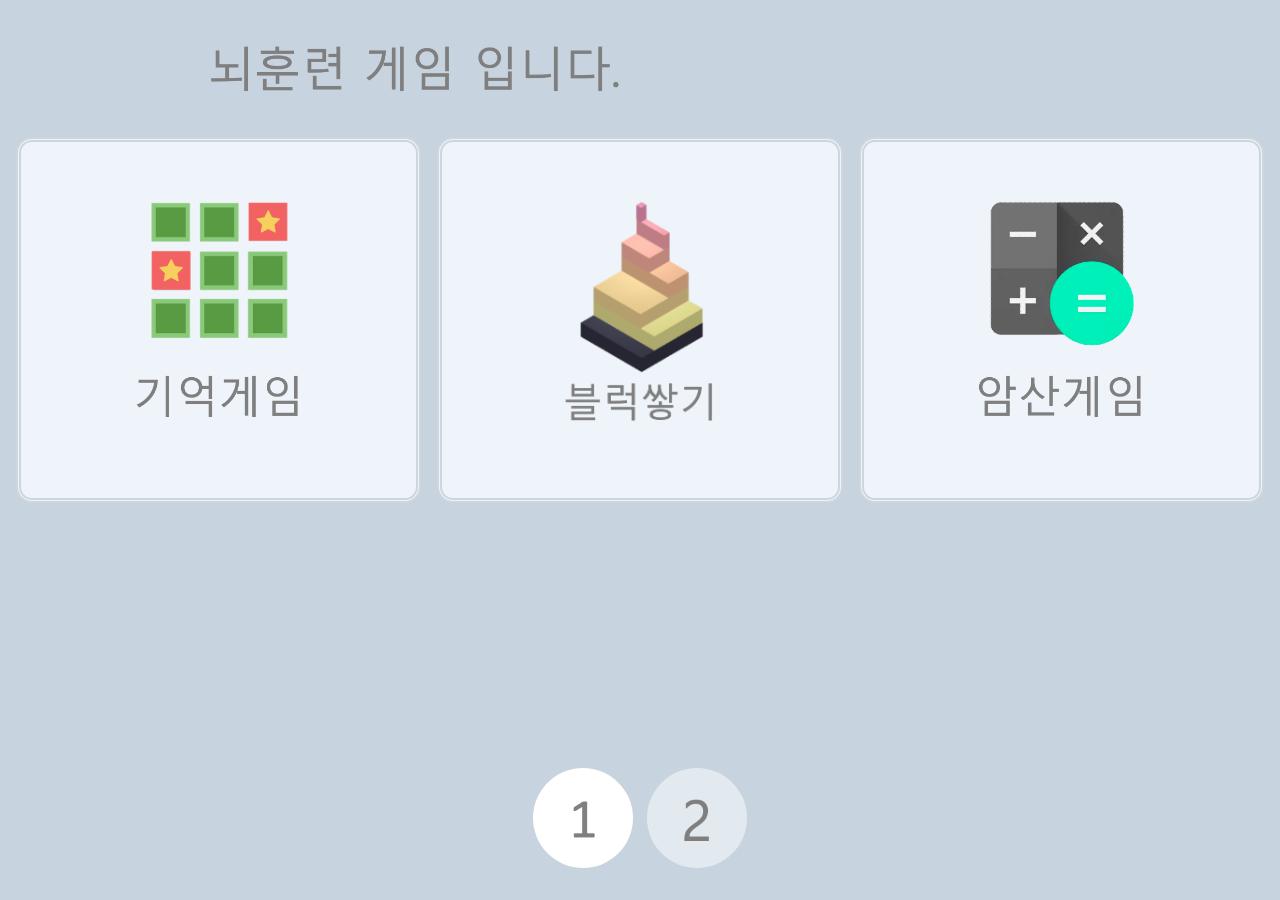
<file: index.html>
<html lang="en">

<head>
    <meta charset="UTF-8">

    <meta name="viewport"
        content="width=device-width, user-scalable=no, initial-scale=1.0, maximum-scale=1.0, minimal-ui" />
    <meta http-equiv="refresh" content="10">
    <link rel="stylesheet" href="./main-page/css/w3.css">
    <!-- <link rel="stylesheet" href="https://fonts.googleapis.com/css?family=Raleway"> -->
    <link rel="stylesheet" href="./main-page/css/font-awesome.min.css">
    <link rel="stylesheet" href="./main-page/style.css">
    <!-- <link rel="stylesheet" href="./main-page/> -->
</head>
<style>
    h2 {
        font-family: 'Montserrat', sans-serif;
        color: rgb(0, 0, 0);
        font-size: 35px;
        text-align: left;
        margin-left: 130px;
        margin-top: 35px;
        font-weight: 700;
    }

    h3 {
        font-family: 'Montserrat', sans-serif;
        font-size: 30px;
        color: #000000;
        text-align: center;
    }

    h4 {
        font-family: 'Montserrat', sans-serif;
        font-size: 25px;
        color: #000000;
        text-align: center;
    }
</style>

<body>
    <!-- <audio controls>
        <source src="/sound/game_arth.mp3" type="audio/ogg">
      </audio> -->

    <div class="CSSgal">
        <script type="text/javascript" src="./main-page/react.js"></script>
        <!-- Don't wrap targets in parent -->
        <s id="s1"></s>
        <s id="s2"></s>
        <s id="s3"></s>
        <s id="s4"></s>

        <div class="slider">
            
            <div style="background:#c7d4df">
                <!-- <img class="title" src='./img/yolving.png'> -->

                <div><img src="./img/title.png" style="height:100px; margin:25px 0px -70px -450px ;"></img></div>
                <!-- <h2></h2> -->



                <div class="w3-row-padding ">
                    <!-- <a onclick="myAudioFunction('A');" -->
                    <div class="w3-third w3-padding-32">
                        <a href='./flow-memory/index.html' >

                            <div class="w3-container w3-padding-48 w3-round-xlarge"
                                style="background:#EEF4F9; border: double; border-color:#CDD6DD; border-width:5px; margin: 50 0 0 0">
                                <div class="w3-center"><img src="./img/memory.png" alt="memory" style="height:250px; margin: 10 0 0 0"></img>
                                </div>
                                <!-- <div class="w3-center">
                                    <h3>기억게임</h3>
                                </div> -->
                                <div class="w3-clear"></div>
                            </div>
                            <!-- <h4>단기기억력과 집중력을 향상 시킵니다.</h4> -->
                        </a>
                        <div class="left-column">

                            <ol id="highScores"></ol>
                        </div>
                    </div>
             

                    <div class="w3-third w3-padding-32">
                        <a href='./block/index.html'>
                            <div class="w3-container w3-padding-48 w3-round-xlarge"
                                style="background:#EEF4F9; border: double; border-color:#CDD6DD; border-width:5px; margin: 50 0 0 0">
                                <div class="w3-center"><img src="./img/disk.png" alt="dist" style="height:250px; margin: 10 0 0 0"></img>
                                </div>
                    
                                <div class="w3-clear">
                                </div>
                            </div>
                            <!-- <h4>집중력과 민첩성을 향상 시킵니다.</h4> -->
                        </a>
                    </div>


                    <div class="w3-third w3-padding-32">
                        <a href='./math_countdown2/index.html'>
                            <div class="w3-container w3-padding-48 w3-round-xlarge"
                                style="background:#EEF4F9; border: double; border-color:#CDD6DD; border-width:5px; margin: 50 0 0 0">
                                <div class="w3-center"><img src="./img/cal.png" alt="cal" style="height:250px; margin: 10 0 0 0"></img>
                                </div>
                  
                                <div class="w3-clear">
                                </div>
                            </div>
                            <!-- <h4>빠른 계산을 통하여 계산능력을 향상시킵니다.</h4> -->
                        </a>
                    </div>


                </div>
            </div>

            <div style="background:#c7d4df">
                
                <div><img src="./img/title.png" style="height:100px; margin:25px 0px -70px -450px ;"></img></div>
                <div class="w3-row-padding ">

                    <div class="w3-third w3-padding-32">
                        <a href='./sudoku/index.html'>
                            <div class="w3-container w3-padding-48 w3-round-xlarge"
                                style="background:#EEF4F9; border: double; border-color:#CDD6DD; border-width:5px; margin: 50 0 0 0">
                                <div class="w3-center"><img src="./img/sudoku.png" alt="sudoku" style="height:250px; margin: 10 0 0 0"></img>
                              </div>
                                <div class="w3-clear">
                                </div>
                            </div>

                        </a>
                    </div>

                    <div class="w3-third w3-padding-32">
                        <a href='./GAME_menja/index.html' a>
                            <div class="w3-container w3-padding-48 w3-round-xlarge"
                                style="background:#EEF4F9; border: double; border-color:#CDD6DD; border-width:5px; margin: 50 0 0 0">
                                <div class="w3-center"><img src="./img/menja.png" alt="memory" style="height:250px; margin: 10 0 0 0"></img>
                                </div>
                                <div class="w3-clear"></div>
                            </div>
                        </a>
                    </div>
                    <div class="w3-third w3-padding-32">
                    </div>
                </div>
            </div>
            <div style="background:#c7d4df">
                <h2>뇌훈련 게임입니다.</h2>
                <div class="w3-row-padding ">
                    <div class="w3-third w3-padding-32">
                        <a href='./GAME_COG-Tradeoff/index.html' a>
                            <div class="w3-container w3-padding-48 w3-round-xlarge"
                                style="background:#EEF4F9; border: double; border-color:#CDD6DD; border-width:5px; margin: 50 0 0 0">
                                <div class="w3-center"><img src="./img/tradeoff.png" alt="memory" style="height:250px; margin: 10 0 0 0"></img>
                                </div>
                                <div class="w3-center">
                                    <h3>Tradeoff</h3>
                                </div>
                                <div class="w3-clear"></div>
                            </div>
                            <h4>공간훈련</h4>
                        </a>
                        <div class="left-column">
                            <h2>..</h2>
                            <ol id="highScores"></ol>
                        </div>
                    </div>

                    <div class="w3-third w3-padding-32">
                        <a href='./GAME_omok/index.html'>
                            <div class="w3-container w3-padding-48 w3-round-xlarge"
                                style="background:#EEF4F9; border: double; border-color:#CDD6DD; border-width:5px">
                                <div class="w3-center"><img src="./img/omok.png" alt="omok" style="height:100px"></img>
                                </div>
                                <div class="w3-center">
                                    <h3>오목</h3>
                                </div>
                                <div class="w3-clear">
                                </div>
                            </div>
                            <h4>tba.</h4>
                        </a>
                        <div class="left-column">
                            <h2>..</h2>
                            <ol id="highScores"></ol>
                        </div>
                    </div>

                    <div class="w3-third w3-padding-32">
                        <a href='./GAME_flow-memory/index.html' a>
                            <div class="w3-container w3-padding-48 w3-round-xlarge"
                                style="background:#EEF4F9; border: double; border-color:#CDD6DD; border-width:5px">
                                <div class="w3-center"><img src="./img/memory.png" alt="memory"
                                        style="height:100px"></img>
                                </div>
                                <div class="w3-center">
                                    <h3>플립</h3>
                                </div>
                                <div class="w3-clear"></div>
                            </div>
                            <h4></h4>
                        </a>
                        <div class="left-column">
                            <h2>..</h2>
                            <ol id="highScores"></ol>
                        </div>
                    </div>

                </div>
            </div>
            <!-- <div style="background:#e95;">
        <h2>Slide 3</h2>-->
        </div>
        <div class="prevNext">
            <!-- <div><a href="#s1"></a><a href="#s2"></a></div> -->
            <!-- <div><a href="#s1"></a><a href="#s2"></a></div> -->
            <!-- <div><a href="#s2"></a><a href="#s1"></a></div> -->
        </div>
        <div class="bullets">
            <a href="#s1">
               <img src="./img/1.png" style="height:120px"></img>
            </a>
            <a href="#s2">
                <img src="./img/2.png" style="height:120px"></img>
            </a>

        </div>
    </div>

</body>


<script>

</script>

</html>
</file>
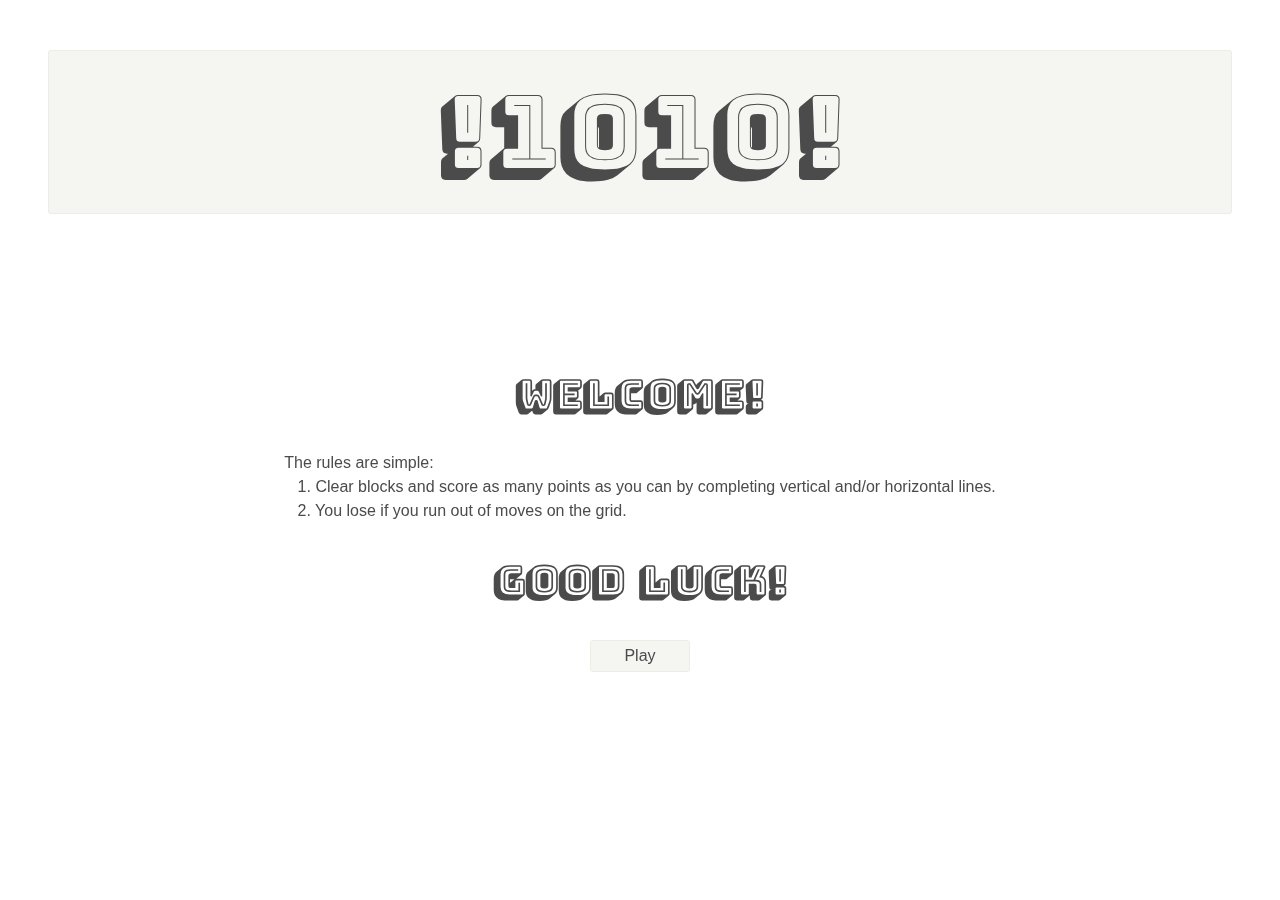
<file: 10x10/index.html>
<!DOCTYPE html>
<html>
  <head>
    <meta charset="utf-8">
    <title>!1010!</title>
    <link rel="stylesheet" href="style.css" charset="utf-8">
    <link href="https://fonts.googleapis.com/css?family=Bungee+Shade" rel="stylesheet">
    <link rel="shortcut icon" type="image/png" href="./assets/favicon.png"/>
    <meta name="viewport"
		content="width=device-width, user-scalable=no, initial-scale=1.0, maximum-scale=1.0, minimal-ui" />

  </head>
  <body>
    <div class="modal-box" id="start-modal">
      <div class="modal">
        <h2>Welcome!</h2>
        <ul>
          <li>The rules are simple:</li>
          <li>&nbsp;&nbsp; 1. Clear blocks and score as many points as you can by completing vertical and/or horizontal lines.</li>
          <li>&nbsp;&nbsp; 2. You lose if you run out of moves on the grid.</li>
        </ul>
        <h2>Good Luck!</h2>
        <div>
          <button id="start">Play</button>
        </div>
      </div>
    </div>
    <div class="game">
      <h1>!1010!</h1>
      <canvas id="canvas" width="1400" height="500">Your browser does not support HTML5 Canvas.</canvas>
      
    </div>
    <div class="modal-box hidden" id="restart-modal">
      <div class="modal restart">
        <div>
          <button class="hidden" id="end">Play Again!</button>
        </div>
      </div>
    </div>
  </body>
  <script type="application/javascript" src="lib/bundle.js" charset="utf-8"></script>
</html>
</file>
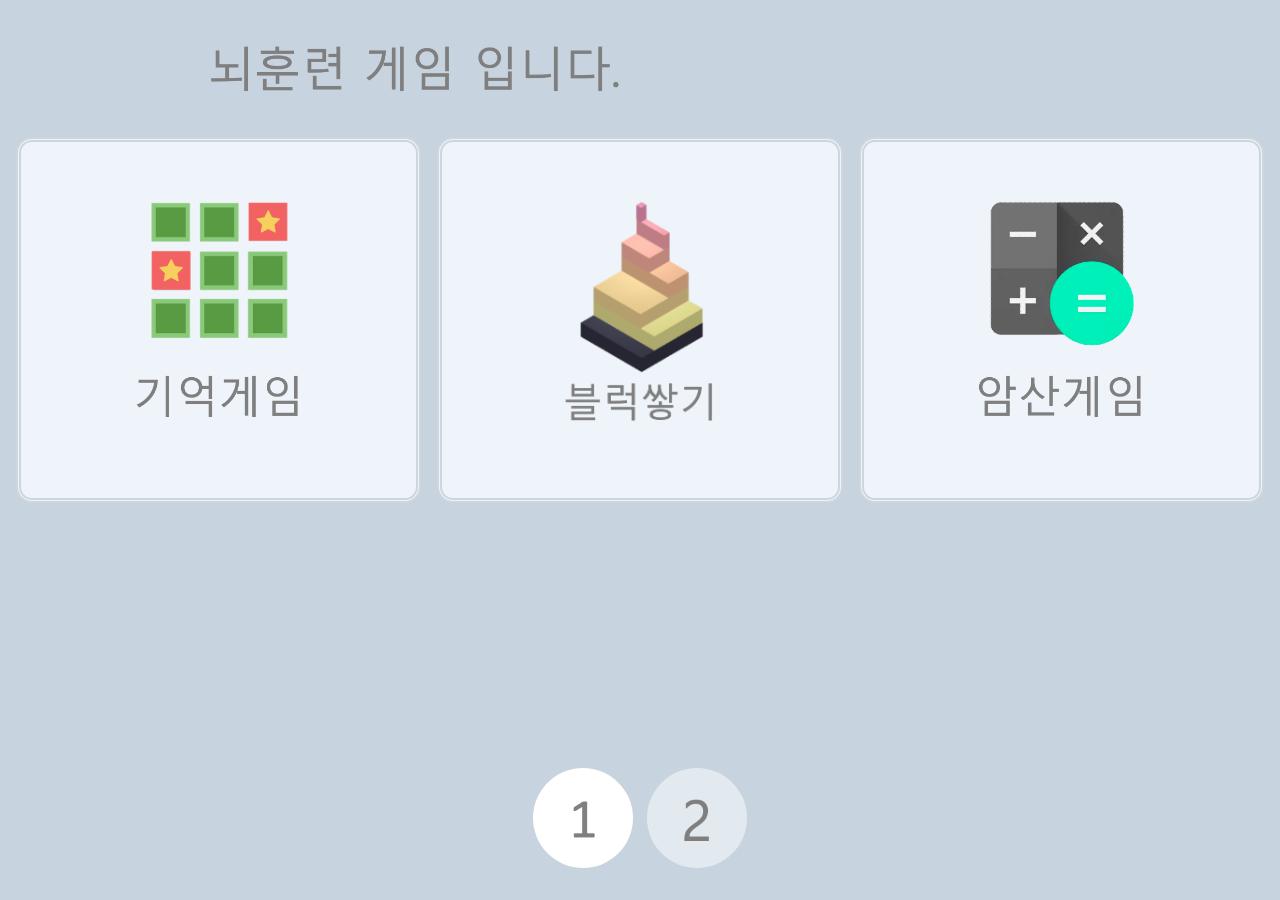
<file: game.html>
<html lang="en">

<head>
    <meta charset="UTF-8">

    <meta name="viewport"
        content="width=device-width, user-scalable=no, initial-scale=1.0, maximum-scale=1.0, minimal-ui" />
    <link rel="stylesheet" href="./main-page/css/w3.css">
    <!-- <link rel="stylesheet" href="https://fonts.googleapis.com/css?family=Raleway"> -->
    <link rel="stylesheet" href="./main-page/css/font-awesome.min.css">
    <link rel="stylesheet" href="./main-page/style.css">
    <!-- <link rel="stylesheet" href="./main-page/> -->
</head>
<style>
    h2 {
        font-family: 'Montserrat', sans-serif;
        color: rgb(0, 0, 0);
        font-size: 35px;
        text-align: left;
        margin-left: 130px;
        margin-top: 35px;
        font-weight: 700;
    }

    h3 {
        font-family: 'Montserrat', sans-serif;
        font-size: 30px;
        color: #000000;
        text-align: center;
    }

    h4 {
        font-family: 'Montserrat', sans-serif;
        font-size: 25px;
        color: #000000;
        text-align: center;
    }
</style>

<body>
    <!-- <audio controls>
        <source src="/sound/game_arth.mp3" type="audio/ogg">
      </audio> -->

    <div class="CSSgal">
        <script type="text/javascript" src="./main-page/react.js"></script>
        <!-- Don't wrap targets in parent -->
        <s id="s1"></s>
        <s id="s2"></s>
        <s id="s3"></s>
        <s id="s4"></s>

        <div class="slider">
            
            <div style="background:#c7d4df">
                <!-- <img class="title" src='./img/yolving.png'> -->

                <div><img src="./img/title.png" style="height:100px; margin:25px 0px -70px -450px ;"></img></div>
                <!-- <h2></h2> -->



                <div class="w3-row-padding ">
                    <!-- <a onclick="myAudioFunction('A');" -->
                    <div class="w3-third w3-padding-32">
                        <a href='./flow-memory/index.html' >

                            <div class="w3-container w3-padding-48 w3-round-xlarge"
                                style="background:#EEF4F9; border: double; border-color:#CDD6DD; border-width:5px; margin: 50 0 0 0">
                                <div class="w3-center"><img src="./img/memory.png" alt="memory" style="height:250px; margin: 10 0 0 0"></img>
                                </div>
                                <!-- <div class="w3-center">
                                    <h3>기억게임</h3>
                                </div> -->
                                <div class="w3-clear"></div>
                            </div>
                            <!-- <h4>단기기억력과 집중력을 향상 시킵니다.</h4> -->
                        </a>
                        <div class="left-column">

                            <ol id="highScores"></ol>
                        </div>
                    </div>
             

                    <div class="w3-third w3-padding-32">
                        <a href='./block/index.html'>
                            <div class="w3-container w3-padding-48 w3-round-xlarge"
                                style="background:#EEF4F9; border: double; border-color:#CDD6DD; border-width:5px; margin: 50 0 0 0">
                                <div class="w3-center"><img src="./img/disk.png" alt="dist" style="height:250px; margin: 10 0 0 0"></img>
                                </div>
                    
                                <div class="w3-clear">
                                </div>
                            </div>
                            <!-- <h4>집중력과 민첩성을 향상 시킵니다.</h4> -->
                        </a>
                    </div>


                    <div class="w3-third w3-padding-32">
                        <a href='./math_countdown2/index.html'>
                            <div class="w3-container w3-padding-48 w3-round-xlarge"
                                style="background:#EEF4F9; border: double; border-color:#CDD6DD; border-width:5px; margin: 50 0 0 0">
                                <div class="w3-center"><img src="./img/cal.png" alt="cal" style="height:250px; margin: 10 0 0 0"></img>
                                </div>
                  
                                <div class="w3-clear">
                                </div>
                            </div>
                            <!-- <h4>빠른 계산을 통하여 계산능력을 향상시킵니다.</h4> -->
                        </a>
                    </div>


                </div>
            </div>

            <div style="background:#c7d4df">
                
                <div><img src="./img/title.png" style="height:100px; margin:25px 0px -70px -450px ;"></img></div>
                <div class="w3-row-padding ">

                    <div class="w3-third w3-padding-32">
                        <a href='./sudoku/index.html'>
                            <div class="w3-container w3-padding-48 w3-round-xlarge"
                                style="background:#EEF4F9; border: double; border-color:#CDD6DD; border-width:5px; margin: 50 0 0 0">
                                <div class="w3-center"><img src="./img/sudoku.png" alt="sudoku" style="height:250px; margin: 10 0 0 0"></img>
                              </div>
                                <div class="w3-clear">
                                </div>
                            </div>

                        </a>
                    </div>

                    <div class="w3-third w3-padding-32">
                        <a href='./GAME_menja/index.html' a>
                            <div class="w3-container w3-padding-48 w3-round-xlarge"
                                style="background:#EEF4F9; border: double; border-color:#CDD6DD; border-width:5px; margin: 50 0 0 0">
                                <div class="w3-center"><img src="./img/menja.png" alt="memory" style="height:250px; margin: 10 0 0 0"></img>
                                </div>
                                <div class="w3-clear"></div>
                            </div>
                        </a>
                    </div>
                    <div class="w3-third w3-padding-32">
                    </div>
                </div>
            </div>
            <div style="background:#c7d4df">
                <h2>뇌훈련 게임입니다.</h2>
                <div class="w3-row-padding ">
                    <div class="w3-third w3-padding-32">
                        <a href='./GAME_COG-Tradeoff/index.html' a>
                            <div class="w3-container w3-padding-48 w3-round-xlarge"
                                style="background:#EEF4F9; border: double; border-color:#CDD6DD; border-width:5px; margin: 50 0 0 0">
                                <div class="w3-center"><img src="./img/tradeoff.png" alt="memory" style="height:250px; margin: 10 0 0 0"></img>
                                </div>
                                <div class="w3-center">
                                    <h3>Tradeoff</h3>
                                </div>
                                <div class="w3-clear"></div>
                            </div>
                            <h4>공간훈련</h4>
                        </a>
                        <div class="left-column">
                            <h2>..</h2>
                            <ol id="highScores"></ol>
                        </div>
                    </div>

                    <div class="w3-third w3-padding-32">
                        <a href='./GAME_omok/index.html'>
                            <div class="w3-container w3-padding-48 w3-round-xlarge"
                                style="background:#EEF4F9; border: double; border-color:#CDD6DD; border-width:5px">
                                <div class="w3-center"><img src="./img/omok.png" alt="omok" style="height:100px"></img>
                                </div>
                                <div class="w3-center">
                                    <h3>오목</h3>
                                </div>
                                <div class="w3-clear">
                                </div>
                            </div>
                            <h4>tba.</h4>
                        </a>
                        <div class="left-column">
                            <h2>..</h2>
                            <ol id="highScores"></ol>
                        </div>
                    </div>

                    <div class="w3-third w3-padding-32">
                        <a href='./GAME_flow-memory/index.html' a>
                            <div class="w3-container w3-padding-48 w3-round-xlarge"
                                style="background:#EEF4F9; border: double; border-color:#CDD6DD; border-width:5px">
                                <div class="w3-center"><img src="./img/memory.png" alt="memory"
                                        style="height:100px"></img>
                                </div>
                                <div class="w3-center">
                                    <h3>플립</h3>
                                </div>
                                <div class="w3-clear"></div>
                            </div>
                            <h4></h4>
                        </a>
                        <div class="left-column">
                            <h2>..</h2>
                            <ol id="highScores"></ol>
                        </div>
                    </div>

                </div>
            </div>
            <!-- <div style="background:#e95;">
        <h2>Slide 3</h2>-->
        </div>
        <div class="prevNext">
            <!-- <div><a href="#s1"></a><a href="#s2"></a></div> -->
            <!-- <div><a href="#s1"></a><a href="#s2"></a></div> -->
            <!-- <div><a href="#s2"></a><a href="#s1"></a></div> -->
        </div>
        <div class="bullets">
            <a href="#s1">
               <img src="./img/1.png" style="height:120px"></img>
            </a>
            <a href="#s2">
                <img src="./img/2.png" style="height:120px"></img>
            </a>

        </div>
    </div>

</body>


<script>

</script>

</html>
</file>
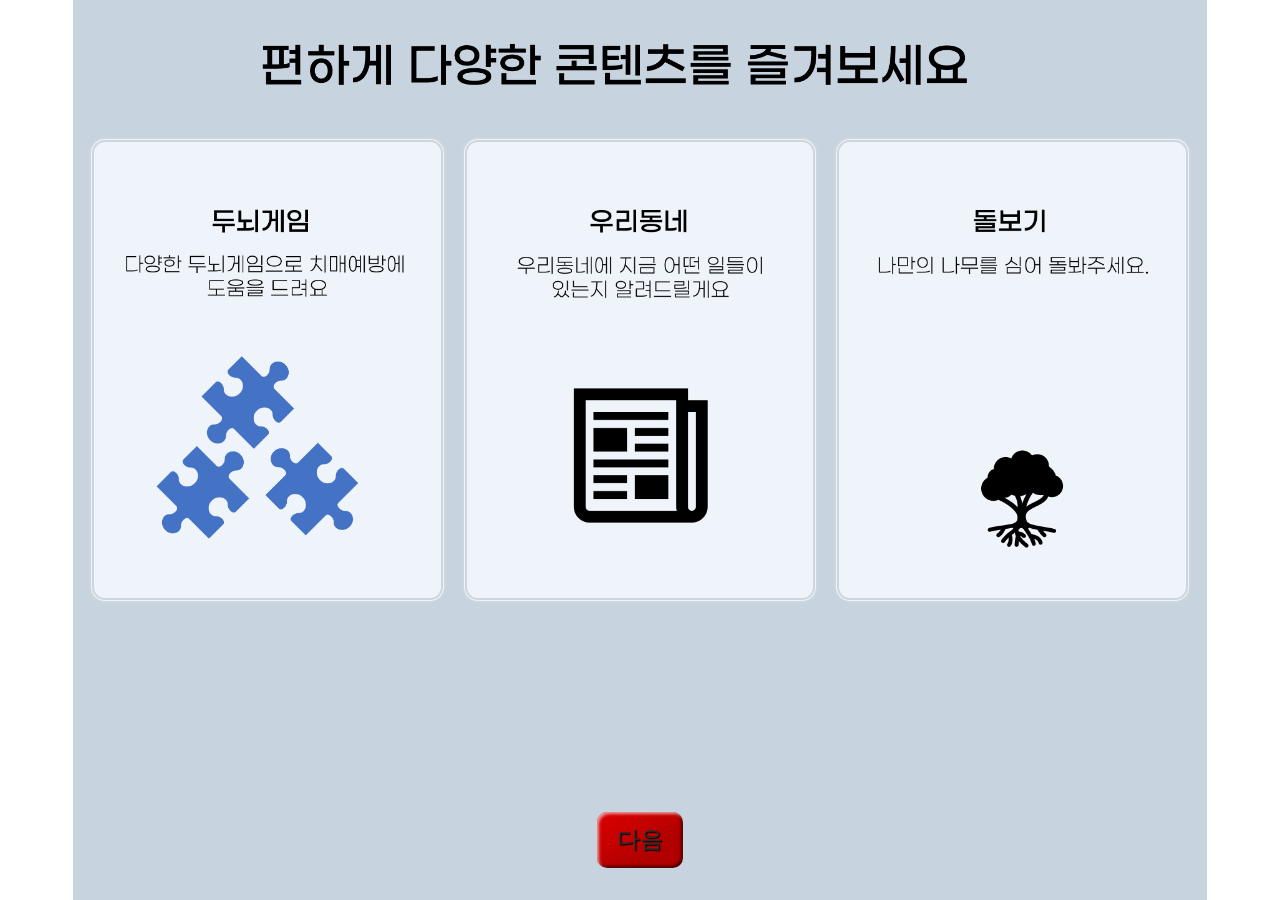
<file: noti.html>
<html lang="en">

<head>
    <meta charset="UTF-8">

    <meta name="viewport"
        content="width=device-width, user-scalable=no, initial-scale=1.0, maximum-scale=1.0, minimal-ui" />
    <link rel="stylesheet" href="./main-page/css/w3.css">
    <!-- <link rel="stylesheet" href="https://fonts.googleapis.com/css?family=Raleway"> -->
    <link rel="stylesheet" href="./main-page/css/font-awesome.min.css">
    <link rel="stylesheet" href="./main-page/style.css">
    <!-- <link rel="stylesheet" href="./main-page/> -->
</head>
<style>
    h2 {
        font-family: 'Montserrat', sans-serif;
        color: rgb(0, 0, 0);
        font-size: 35px;
        text-align: left;
        margin-left: 130px;
        margin-top: 35px;
        font-weight: 700;
    }

    h3 {
        font-family: 'Montserrat', sans-serif;
        font-size: 30px;
        color: #000000;
        text-align: center;
    }

    h4 {
        font-family: 'Montserrat', sans-serif;
        font-size: 25px;
        color: #000000;
        text-align: center;
    }
</style>

<body>
    <!-- <audio controls>
        <source src="/sound/game_arth.mp3" type="audio/ogg">
      </audio> -->

    <div class="CSSgal">
        <script type="text/javascript" src="./main-page/react.js"></script>
        <!-- Don't wrap targets in parent -->
        <s id="s1"></s>
        <s id="s2"></s>
        <s id="s3"></s>
        <s id="s4"></s>

        <div class="slider">
            
            <div style="background:#c7d4df">
                <!-- <img class="title" src='./img/yolving.png'> -->

                <div><img src="./img/title_main.png" style="height:100px; margin:25px 0px -70px -50px ;"></img></div>
                <!-- <h2></h2> -->



                <div class="w3-row-padding ">
                    <!-- <a onclick="myAudioFunction('A');" -->
                    <div class="w3-third w3-padding-32">
                        <a href='./game.html' >

                            <div class="w3-container w3-padding-48 w3-round-xlarge"
                                style="background:#EEF4F9; border: double; border-color:#CDD6DD; border-width:5px; margin: 50 0 0 0">
                                <div class="w3-center"><img src="./img/game.png" alt="memory" style="height:350px; margin: 10 0 0 0"></img>
                                </div>
                                <!-- <div class="w3-center">
                                    <h3>기억게임</h3>
                                </div> -->
                                <div class="w3-clear"></div>
                            </div>
                            <!-- <h4>단기기억력과 집중력을 향상 시킵니다.</h4> -->
                        </a>
                        <div class="left-column">

                            <ol id="highScores"></ol>
                        </div>
                    </div>
             

                    <div class="w3-third w3-padding-32">
                        <a href='./noti_gallery/noty.html'>
                            <div class="w3-container w3-padding-48 w3-round-xlarge"
                                style="background:#EEF4F9; border: double; border-color:#CDD6DD; border-width:5px; margin: 50 0 0 0">
                                <div class="w3-center"><img src="./img/noti.png" alt="dist" style="height:350px; margin: 10 0 0 0"></img>
                                </div>
                    
                                <div class="w3-clear">
                                </div>
                            </div>
                            <!-- <h4>집중력과 민첩성을 향상 시킵니다.</h4> -->
                        </a>
                    </div>


                    <div class="w3-third w3-padding-32">
                        <a href='./treecare.html'>
                            <div class="w3-container w3-padding-48 w3-round-xlarge"
                                style="background:#EEF4F9; border: double; border-color:#CDD6DD; border-width:5px; margin: 50 0 0 0">
                                <div class="w3-center"><img src="./img/treecare.png" alt="cal" style="height:350px; margin: 10 0 0 0"></img>
                                </div>
                  
                                <div class="w3-clear">
                                </div>
                            </div>
                            <!-- <h4>빠른 계산을 통하여 계산능력을 향상시킵니다.</h4> -->
                        </a>
                    </div>


                </div>
            </div>

            <!-- <div style="background:#c7d4df">
                
                <div><img src="./img/title.png" style="height:100px; margin:25px 0px -70px -450px ;"></img></div>
                <div class="w3-row-padding ">

                    <div class="w3-third w3-padding-32">
                        <a href='./sudoku/index.html'>
                            <div class="w3-container w3-padding-48 w3-round-xlarge"
                                style="background:#EEF4F9; border: double; border-color:#CDD6DD; border-width:5px; margin: 50 0 0 0">
                                <div class="w3-center"><img src="./img/sudoku.png" alt="sudoku" style="height:250px; margin: 10 0 0 0"></img>
                              </div>
                                <div class="w3-clear">
                                </div>
                            </div>

                        </a>
                    </div>

                    <div class="w3-third w3-padding-32">
                        <a href='./GAME_menja/index.html' a>
                            <div class="w3-container w3-padding-48 w3-round-xlarge"
                                style="background:#EEF4F9; border: double; border-color:#CDD6DD; border-width:5px; margin: 50 0 0 0">
                                <div class="w3-center"><img src="./img/menja.png" alt="memory" style="height:250px; margin: 10 0 0 0"></img>
                                </div>
                                <div class="w3-clear"></div>
                            </div>
                        </a>
                    </div>
                    <div class="w3-third w3-padding-32">
                    </div>
                </div>
            </div> -->
            <!-- <div style="background:#c7d4df">
                <h2>뇌훈련 게임입니다.</h2>
                <div class="w3-row-padding ">
                    <div class="w3-third w3-padding-32">
                        <a href='./GAME_COG-Tradeoff/index.html' a>
                            <div class="w3-container w3-padding-48 w3-round-xlarge"
                                style="background:#EEF4F9; border: double; border-color:#CDD6DD; border-width:5px; margin: 50 0 0 0">
                                <div class="w3-center"><img src="./img/tradeoff.png" alt="memory" style="height:250px; margin: 10 0 0 0"></img>
                                </div>
                                <div class="w3-center">
                                    <h3>Tradeoff</h3>
                                </div>
                                <div class="w3-clear"></div>
                            </div>
                            <h4>공간훈련</h4>
                        </a>
                        <div class="left-column">
                            <h2>..</h2>
                            <ol id="highScores"></ol>
                        </div>
                    </div>

                    <div class="w3-third w3-padding-32">
                        <a href='./GAME_omok/index.html'>
                            <div class="w3-container w3-padding-48 w3-round-xlarge"
                                style="background:#EEF4F9; border: double; border-color:#CDD6DD; border-width:5px">
                                <div class="w3-center"><img src="./img/omok.png" alt="omok" style="height:100px"></img>
                                </div>
                                <div class="w3-center">
                                    <h3>오목</h3>
                                </div>
                                <div class="w3-clear">
                                </div>
                            </div>
                            <h4>tba.</h4>
                        </a>
                        <div class="left-column">
                            <h2>..</h2>
                            <ol id="highScores"></ol>
                        </div>
                    </div>

                    <div class="w3-third w3-padding-32">
                        <a href='./GAME_flow-memory/index.html' a>
                            <div class="w3-container w3-padding-48 w3-round-xlarge"
                                style="background:#EEF4F9; border: double; border-color:#CDD6DD; border-width:5px">
                                <div class="w3-center"><img src="./img/memory.png" alt="memory"
                                        style="height:100px"></img>
                                </div>
                                <div class="w3-center">
                                    <h3>플립</h3>
                                </div>
                                <div class="w3-clear"></div>
                            </div>
                            <h4></h4>
                        </a>
                        <div class="left-column">
                            <h2>..</h2>
                            <ol id="highScores"></ol>
                        </div>
                    </div>

                </div>
            </div> -->
            <!-- <div style="background:#e95;">
        <h2>Slide 3</h2>-->
        </div>
        <div class="prevNext">
            <!-- <div><a href="#s1"></a><a href="#s2"></a></div> -->
            <!-- <div><a href="#s1"></a><a href="#s2"></a></div> -->
            <!-- <div><a href="#s2"></a><a href="#s1"></a></div> -->
        </div>
        <div class="bullets">
            <!-- <a href="#s1"> -->
                <button class="favorite styled" type="button">다음</button>

            <!-- </a> -->
            <!-- <a href="#s2">
                <img src="./img/2.png" style="height:120px"></img>
            </a> -->

        </div>
    </div>

</body>


<script>

</script>

</html>
</file>
<file: main-page/style.css>
@font-face {
    font-family: abster;
    src: url(font/abster-webfont.woff) format('woff');
}

* {
    margin: 0;
    padding: 0;
    box-sizing: border-box;

}

.container {
    width: 100%;
    height: 100vh;
    background: linear-gradient(rgba(0, 0, 0, 0.8), rgba(0, 0, 0, 0.8)), url(img/puzzle8.svg)
}

.h3 {
    /* font-family: "Raleway", sans-serif; */
    font-family: 'Montserrat', sans-serif;
    font-size: 100px;

}



h5 {
    /* font-family: "Raleway", sans-serif; */
    font-family: 'Montserrat', sans-serif;
    text-align: center;
    font-size: 40px;
}

.w3-light-grey .title {
    width: 300px;
    margin: 0 100px 100px 0;
    display: block;
    margin-left: auto;
    margin-right: right;
    margin-top: 100px;
}


* {
    box-sizing: border-box;
    -webkit-box-sizing: border-box;
}

html,
body {
    height: 100%;
}

body {
    margin: 0;
    font:32px/1.3 sans-serif;
    font-family: 'Montserrat', sans-serif;
}


.CSSgal {
    position: relative;
    overflow: hidden;
    height: 100%;
    /* Or set a fixed height */
}

/* SLIDER */

.CSSgal .slider {
    height: 100%;
    white-space: nowrap;
    font-size: 0;
    transition: 0.8s;
}

/* SLIDES */

.CSSgal .slider>* {
    font-size: 1rem;
    display: inline-block;
    white-space: normal;
    vertical-align: top;
    height: 100%;
    width: 100%;
    background: none 50% no-repeat;
    background-size: cover;
}

/* PREV/NEXT, CONTAINERS & ANCHORS */

.CSSgal .prevNext {
    position: absolute;
    z-index: 1;
    top: 70%;
    width: 100%;
    height: 0;
}

.CSSgal .prevNext>div+div {
    visibility: hidden;
    /* Hide all but first P/N container */
}

.CSSgal .prevNext a {
    background: #fff;
    position: absolute;
    width: 60px;
    height: 60px;
    line-height: 60px;
    /* If you want to place numbers */
    text-align: center;
    opacity: 0.7;
    -webkit-transition: 0.3s;
    transition: 0.3s;
    -webkit-transform: translateY(-50%);
    transform: translateY(-50%);
    left: 0;
}

.CSSgal .prevNext a:hover {
    opacity: 1;
}

.CSSgal .prevNext a+a {
    left: auto;
    right: 0;
}

/* NAVIGATION */

.CSSgal .bullets {
    position: absolute;
    z-index: 1;
    bottom: 2;
    padding: 30px 0;
    width: 100%;
    text-align: center;
}

.CSSgal .bullets>a {
    display: inline-block;
    width: 100px;
    height: 100px;
    line-height: 100px;
    text-decoration: none;
    font-size: 40px;
    text-align: center;
    background: rgba(255, 255, 255, 1);
    -webkit-transition: 0.3s;
    transition: 0.3s;
}

.CSSgal .bullets>a+a {
    background: rgba(255, 255, 255, 0.5);
    /* Dim all but first */
}

.CSSgal .bullets>a:hover {
    background: rgba(255, 255, 255, 0.7) !important;
}

/* NAVIGATION BUTTONS */
/* ALL: */
.CSSgal>s:target~.bullets>* {
    background: rgba(255, 255, 255, 0.5);
}

/* ACTIVE */
#s1:target~.bullets>*:nth-child(1) {
    background: rgba(255, 255, 255, 1);
}

#s2:target~.bullets>*:nth-child(2) {
    background: rgba(255, 255, 255, 1);
}

#s3:target~.bullets>*:nth-child(3) {
    background: rgba(255, 255, 255, 1);
}

#s4:target~.bullets>*:nth-child(4) {
    background: rgba(255, 255, 255, 1);
}

/* More slides? Add here more rules */

/* PREV/NEXT CONTAINERS VISIBILITY */
/* ALL: */
.CSSgal>s:target~.prevNext>* {
    visibility: hidden;
}

/* ACTIVE: */
#s1:target~.prevNext>*:nth-child(1) {
    visibility: visible;
}

#s2:target~.prevNext>*:nth-child(2) {
    visibility: visible;
}

#s3:target~.prevNext>*:nth-child(3) {
    visibility: visible;
}

#s4:target~.prevNext>*:nth-child(4) {
    visibility: visible;
}

/* More slides? Add here more rules */

/* SLIDER ANIMATION POSITIONS */

#s1:target~.slider {
    transform: translateX(0%);
    -webkit-transform: translateX(0%);
}

#s2:target~.slider {
    transform: translateX(-100%);
    -webkit-transform: translateX(-100%);
}

#s3:target~.slider {
    transform: translateX(-200%);
    -webkit-transform: translateX(-200%);
}

#s4:target~.slider {
    transform: translateX(-300%);
    -webkit-transform: translateX(-300%);
}

/* More slides? Add here more rules */


/* YOU'RE THE DESIGNER! 
   ____________________
   All above was mainly to get it working :)
   CSSgal CUSTOM STYLES / OVERRIDES HERE: */

.CSSgal {
    color: #fff;
    text-align: center;
}

/* .CSSgal .slider h2 {
    margin-top: 35px;
    
    /* margin-left: 10px; */
    /* margin-bottom: 10px; */
    /* font-weight: 700; */
    /* letter-spacing: -0.06em; */
    /* word-spacing: 0.2em; */
    /* font-size: 40px; */


.CSSgal a {
    border-radius: 50%;
    margin: 0 3px;
    color: rgba(0, 0, 0, 0.8);
    text-decoration: none;
}

/* $avatar-size: 32px; */
/* $body-background: #353535; */

@font-face {
	/* font-family: "ubuntu"; */
    font-family: 'Montserrat', sans-serif;
	font-style: italic;
	font-weight: 300;
	src: local("Lato Light Italic"), local("Lato-LightItalic"),
		url(https://fonts.gstatic.com/s/ubuntucondensed/v8/u-4k0rCzjgs5J7oXnJcM_0kACGMtT-Dfqw.woff2)
			format("woff2");
}

body {
	height: 100vh;
	margin: 0;
	background-color: body-background;
	/* font-family: "ubuntu", Arial, sans-serif; */
    font-family: 'Montserrat', sans-serif;
	overflow-x: hidden;
	display: grid;
	place-items: center;
}

a {
	text-decoration: none;
	color: #9ca0b1;
}

/* .wrapper {
	text-align: center;
	h2 {
		color: #fff;
		font-size: 92px;
		text-transform: uppercase;
		font-weight: 700;
		font-family: "Josefin Sans", sans-serif;
		background: linear-gradient(to right,#095fab 10%, #25abe8 50%, #57d75b 60%);
		background-size: auto auto;
		background-clip: border-box;
		background-size: 200% auto;
		color: #fff;
		background-clip: text;
		text-fill-color: transparent;
		-webkit-background-clip: text;
		-webkit-text-fill-color: transparent;
		animation: textclip 3s linear infinite;
		display: inline-block;
	}
} */

@keyframes textclip {
	to {
		background-position: 200% center;
	}
}
</file>
<file: 10x10/style.css>
html, body, div, h1, h4, h5, ul, li, a {
  margin: 0px;
  padding: 0px;
  border: 0px;
  outline: 0px;
  font: inherit;
  color: inherit;
  text-align: inherit;
  text-decoration: inherit;
  vertical-align: inherit;
  box-sizing: inherit;
  background: transparent;
  list-style-type: none;
}

.game {
  width: 100%;
  position: relative;
}

.game h1, .game h4, .game ul {
  width: 90%;
  margin: 50px auto;
  padding: 15px;
  font-family: 'Bungee Shade', cursive;
  font-size: 100px;
  color: #4c4b4b;
  text-align: center;
  background-color: #f5f5f1;
  border: 1px solid #edede7;
  border-radius: 3px;
}

.modal-box {
  display: flex;
  justify-content: center;
}

.modal {
  position: absolute;
  top: 335px;
  z-index: 1;
}

.restart {
  position: absolute;
  top: 568px;
  z-index: 1;
}

.modal h2 {
  margin: 0.83em;
  font-family: 'Bungee Shade', cursive;
  font-size: 40px;
  color: #4c4b4b;
  text-align: center;
}

.modal ul {
  margin: 0.83em;
}

.modal li, .modal button {
  font-family: sans-serif;
  font-size: 16px;
  color: #4c4b4b;
}

.modal li:first-of-type {
  margin-bottom: 6px;
}

.modal li:last-of-type {
  margin-top: 6px;
}

.modal div {
  margin: 0.83em;
  text-align: center;
}

.modal button {
  width: 100px;
  padding: 6px;
  background-color: #f5f5f1;
  border: 1px solid #edede7;
  border-radius: 3px;
}

.modal button:hover {
  cursor: pointer;
  background-color: #e1e3df;
  transition: background-color 0.3s;
}

.hidden {
  display: none;
}

canvas {
  display: block;
  margin: 75px auto;
}

canvas:hover {
  cursor: pointer;
}

.game h4, .game ul {
  margin: 0 auto;
  padding: 0;
  font-family: sans-serif;
  font-size: 16px;
  border: none;
}

.game h4 {
  margin-top: 50px;
  padding: 15px 15px 0 15px;;
  border-top: 1px solid #edede7;
  border-left: 1px solid #edede7;
  border-right: 1px solid #edede7;
  border-bottom-left-radius: 0;
  border-bottom-right-radius: 0;
}

.game ul {
  display: flex;
  justify-content: center;
  margin-bottom: 50px;
  padding: 0 15px;
  font-size: 14px;
  color: #777;
  border-bottom: 1px solid #edede7;
  border-left: 1px solid #edede7;
  border-right: 1px solid #edede7;
  border-top-left-radius: 0;
  border-top-right-radius: 0;
}

.game ul li:first-child {
  margin-top: 3.75px;
  margin-bottom: 15px;
  padding-right: 15px;
  border-right: 1px solid #777;
}

.game ul li:last-child {
  margin-top: 3.75px;
  margin-bottom: 15px;
  padding-left: 15px;
}
</file>
